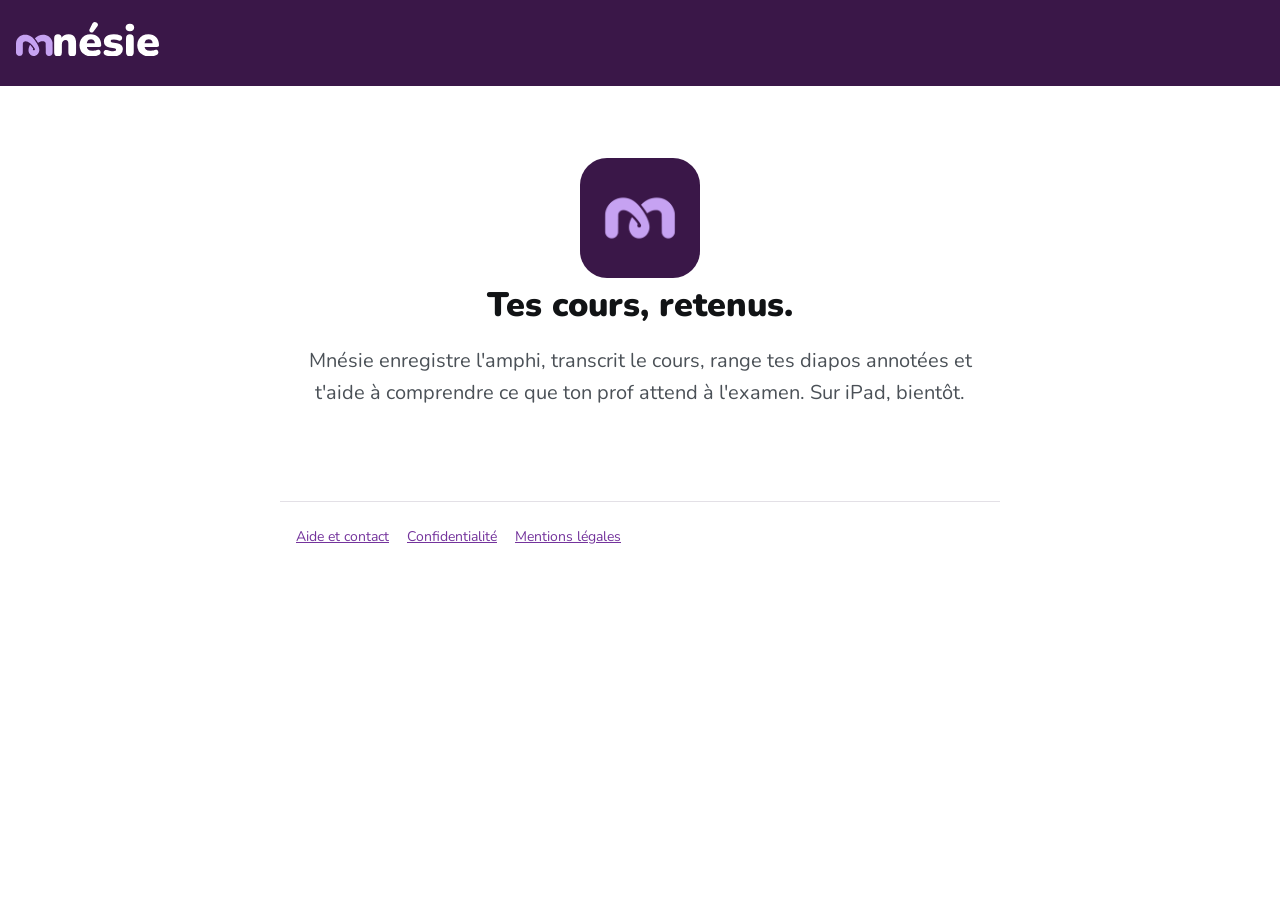
<file: index.html>
<!doctype html>
<html lang="fr">
<head>
<meta charset="utf-8">
<meta name="viewport" content="width=device-width, initial-scale=1">
<title>Mnésie</title>
<meta name="description" content="Mnésie, l'app d'étude sur iPad pour les étudiants en médecine : tes cours enregistrés, transcrits et annotés, et ce que ton prof attend à l'examen.">
<link rel="icon" href="/icone.png">
<link rel="apple-touch-icon" href="/icone.png">
<link rel="stylesheet" href="/style.css">
</head>
<body>
<header class="bandeau"><a href="/" aria-label="Mnésie, accueil"><img src="/logotype-clair.svg" alt="mnésie"></a></header>
<main class="accueil">
<img class="icone" src="/icone.png" alt="">
<h1>Tes cours, retenus.</h1>
<p>Mnésie enregistre l'amphi, transcrit le cours, range tes diapos annotées et t'aide à comprendre ce que ton prof attend à l'examen. Sur iPad, bientôt.</p>
</main>
<footer><a href="/aide/">Aide et contact</a><a href="/confidentialite/">Confidentialité</a><a href="/mentions-legales/">Mentions légales</a></footer>
</body>
</html>
</file>
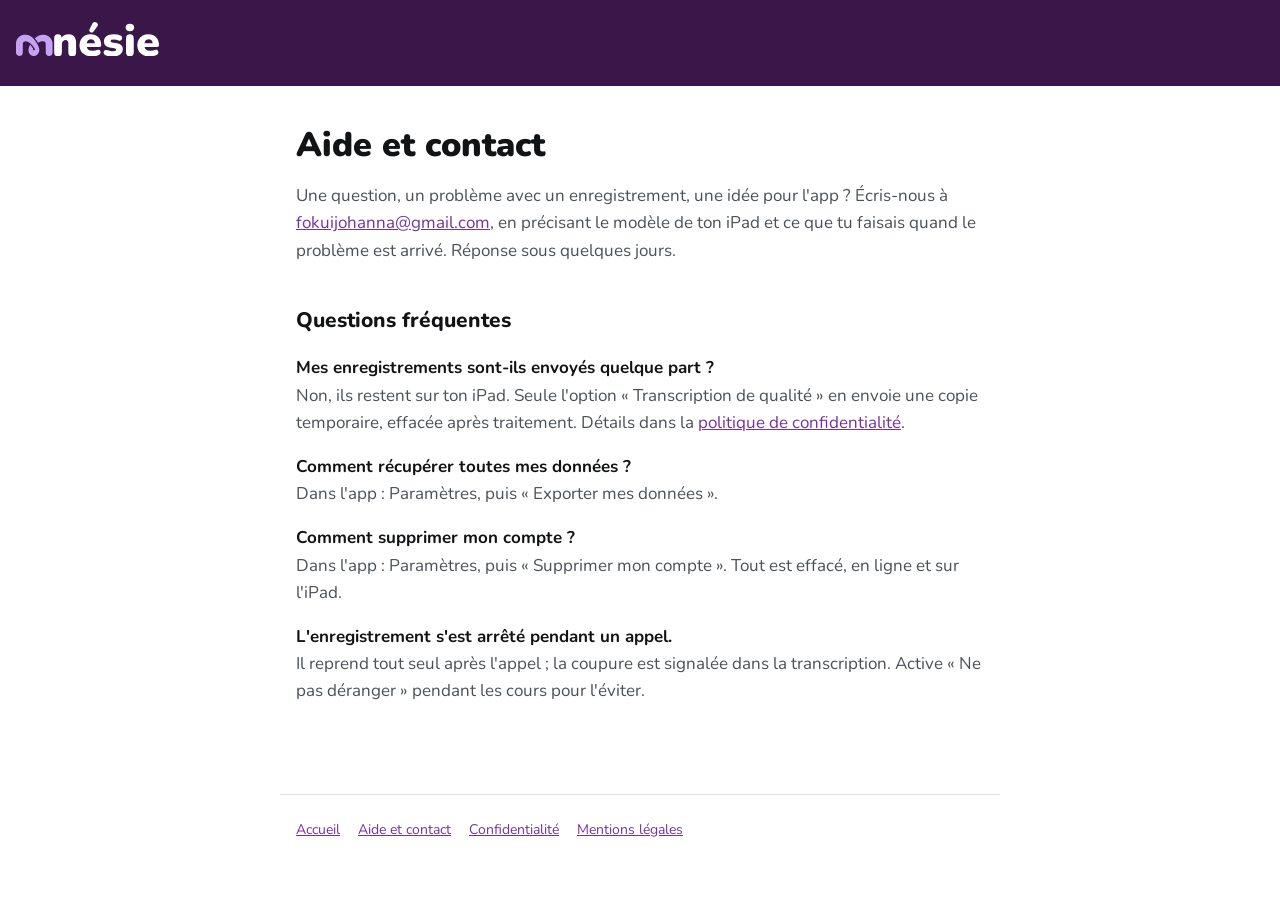
<file: aide/index.html>
<!doctype html>
<html lang="fr">
<head>
<meta charset="utf-8">
<meta name="viewport" content="width=device-width, initial-scale=1">
<title>Aide et contact · Mnésie</title>
<meta name="description" content="Une question sur Mnésie, un problème, une idée : comment nous joindre.">
<link rel="icon" href="/icone.png">
<link rel="stylesheet" href="/style.css">
</head>
<body>
<header class="bandeau"><a href="/" aria-label="Mnésie, accueil"><img src="/logotype-clair.svg" alt="mnésie"></a></header>
<main>
<h1>Aide et contact</h1>
<p>Une question, un problème avec un enregistrement, une idée pour l'app ? Écris-nous à <a href="mailto:fokuijohanna@gmail.com">fokuijohanna@gmail.com</a>, en précisant le modèle de ton iPad et ce que tu faisais quand le problème est arrivé. Réponse sous quelques jours.</p>

<h2>Questions fréquentes</h2>
<p><strong>Mes enregistrements sont-ils envoyés quelque part ?</strong><br>Non, ils restent sur ton iPad. Seule l'option « Transcription de qualité » en envoie une copie temporaire, effacée après traitement. Détails dans la <a href="/confidentialite/">politique de confidentialité</a>.</p>
<p><strong>Comment récupérer toutes mes données ?</strong><br>Dans l'app : Paramètres, puis « Exporter mes données ».</p>
<p><strong>Comment supprimer mon compte ?</strong><br>Dans l'app : Paramètres, puis « Supprimer mon compte ». Tout est effacé, en ligne et sur l'iPad.</p>
<p><strong>L'enregistrement s'est arrêté pendant un appel.</strong><br>Il reprend tout seul après l'appel ; la coupure est signalée dans la transcription. Active « Ne pas déranger » pendant les cours pour l'éviter.</p>
</main>
<footer><a href="/">Accueil</a><a href="/aide/">Aide et contact</a><a href="/confidentialite/">Confidentialité</a><a href="/mentions-legales/">Mentions légales</a></footer>
</body>
</html>
</file>
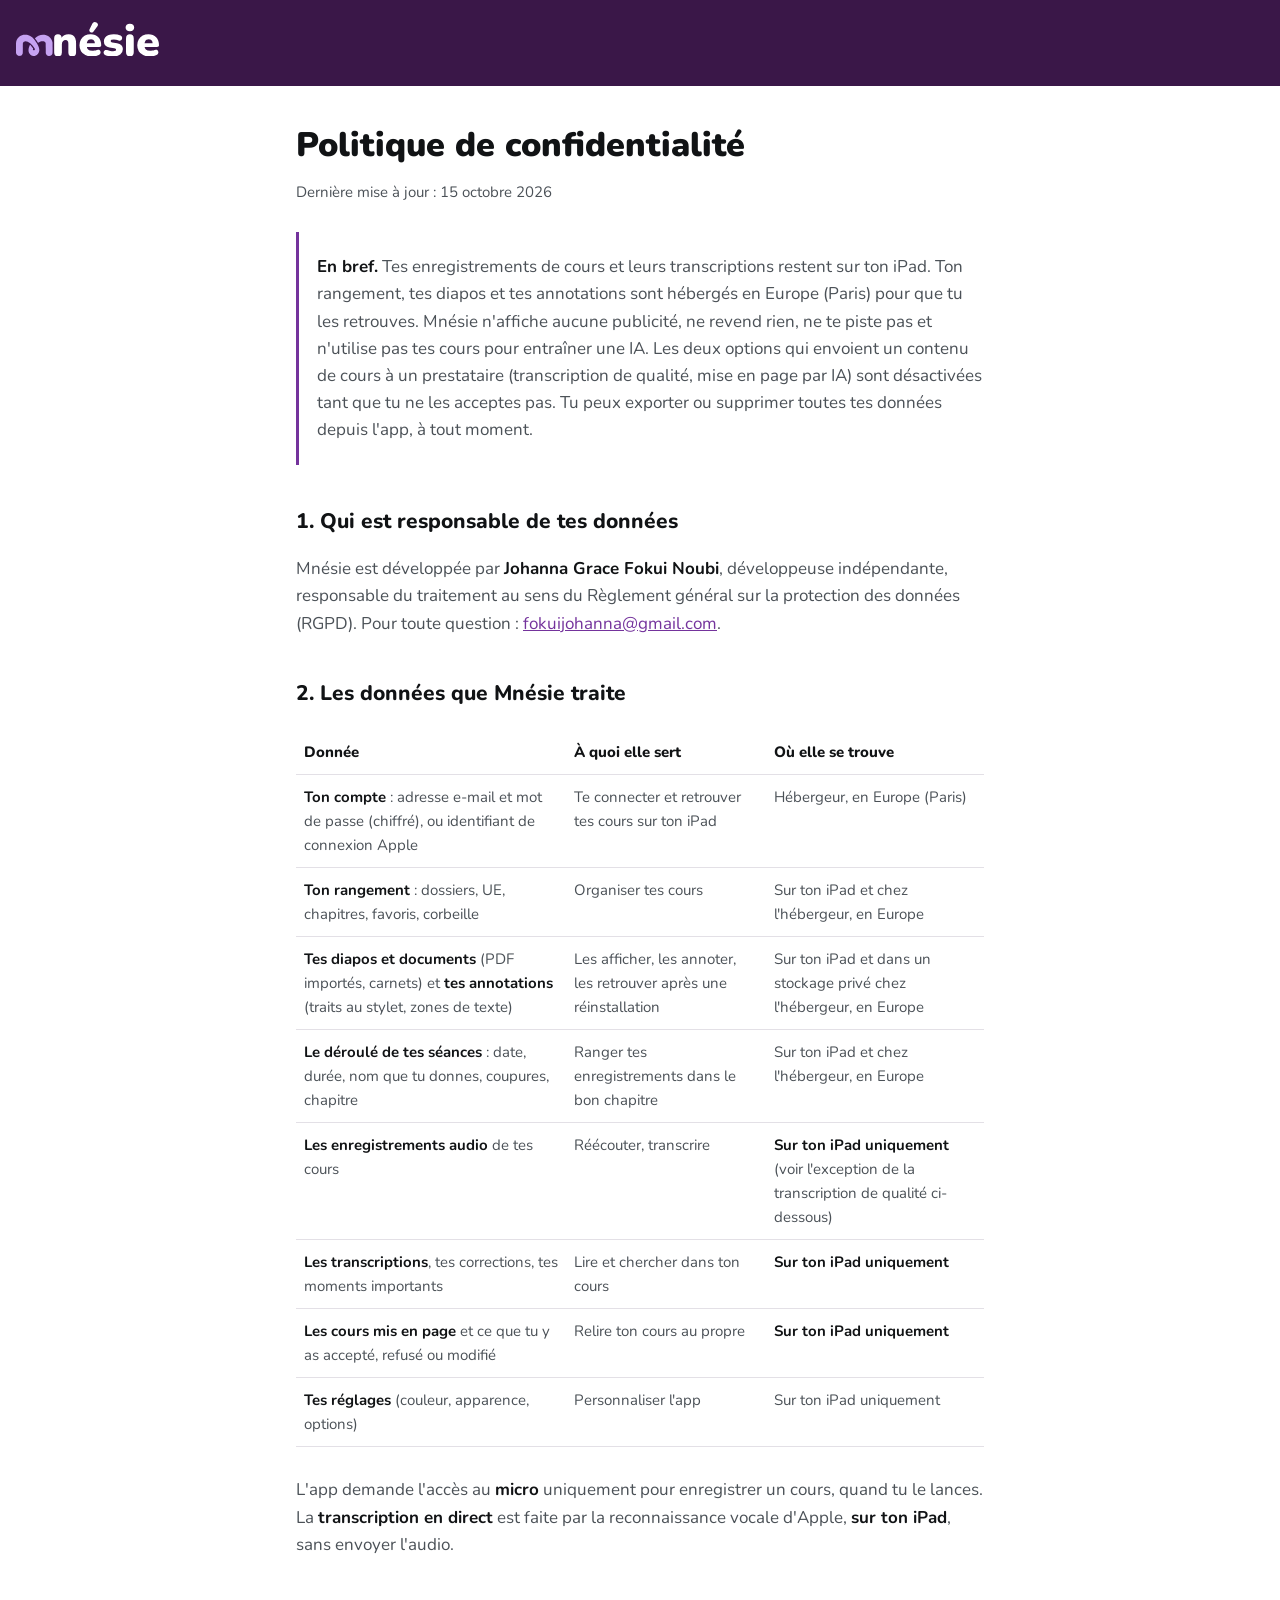
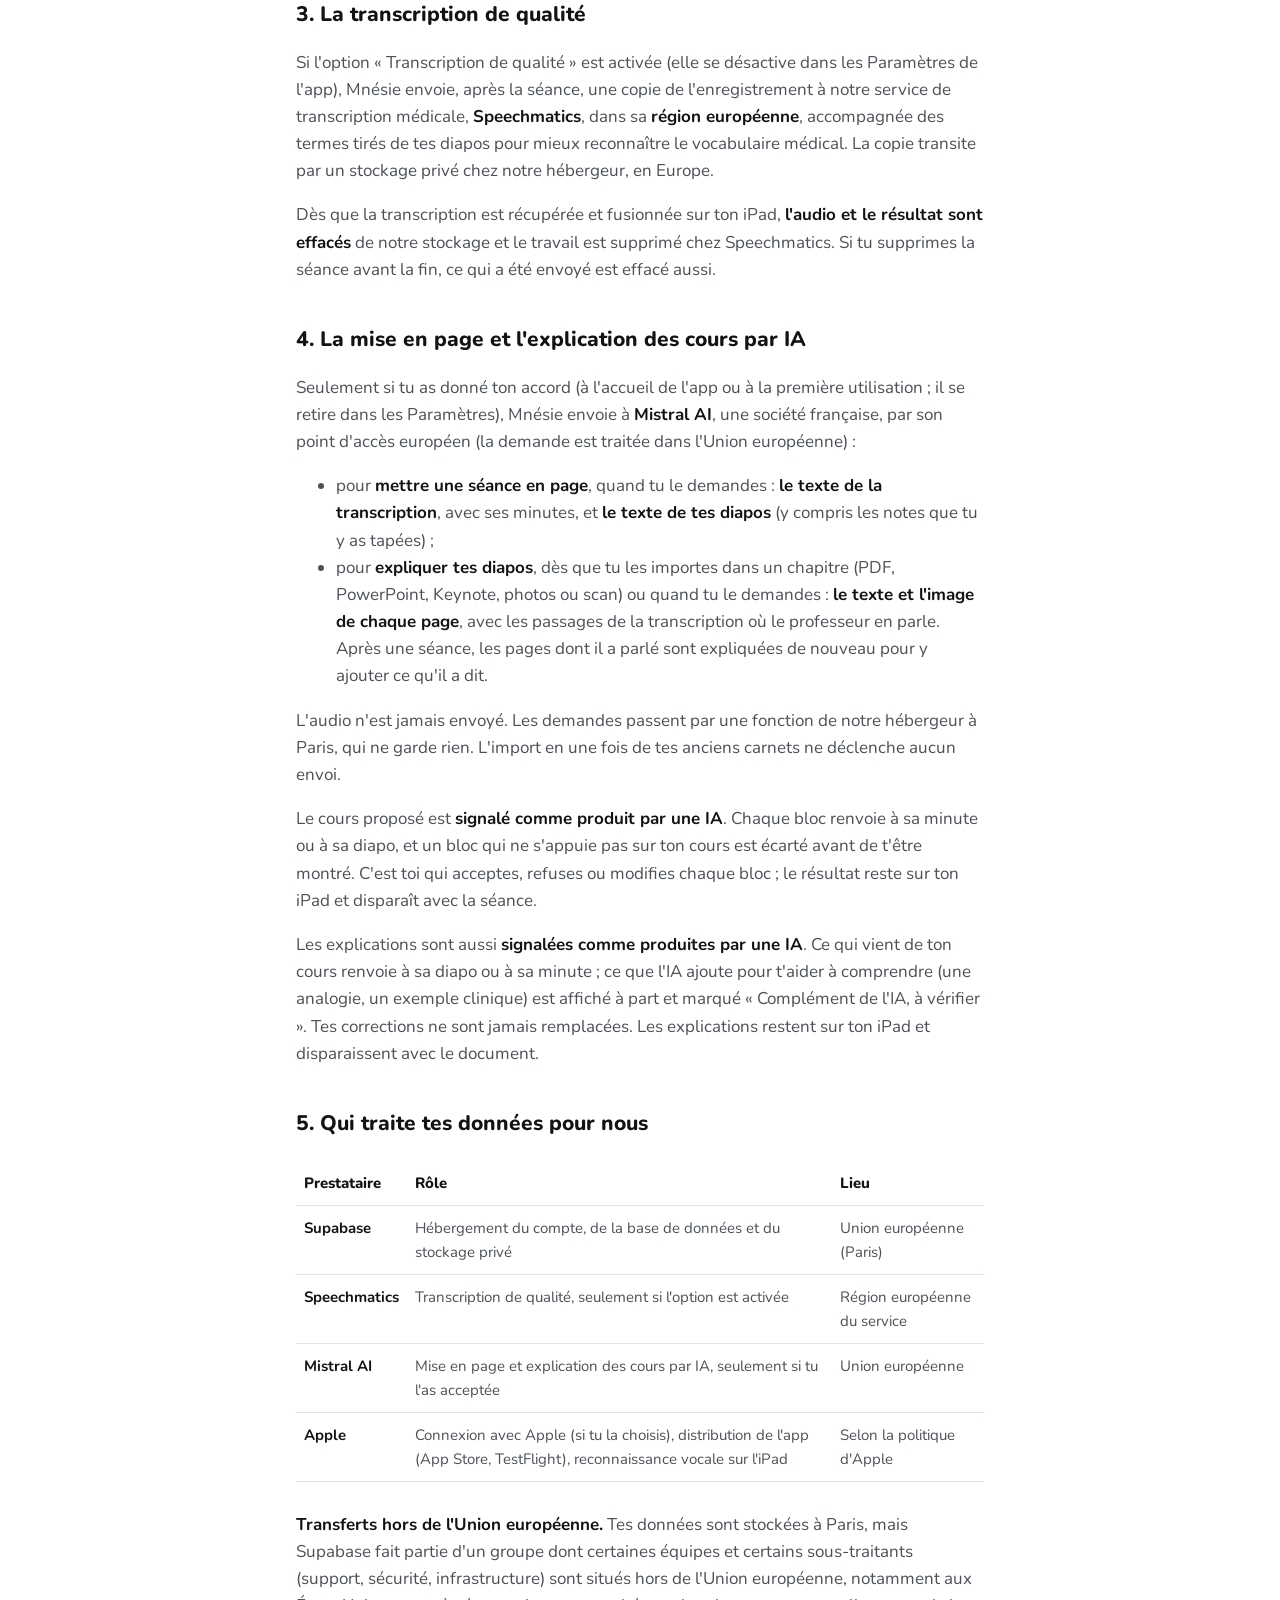
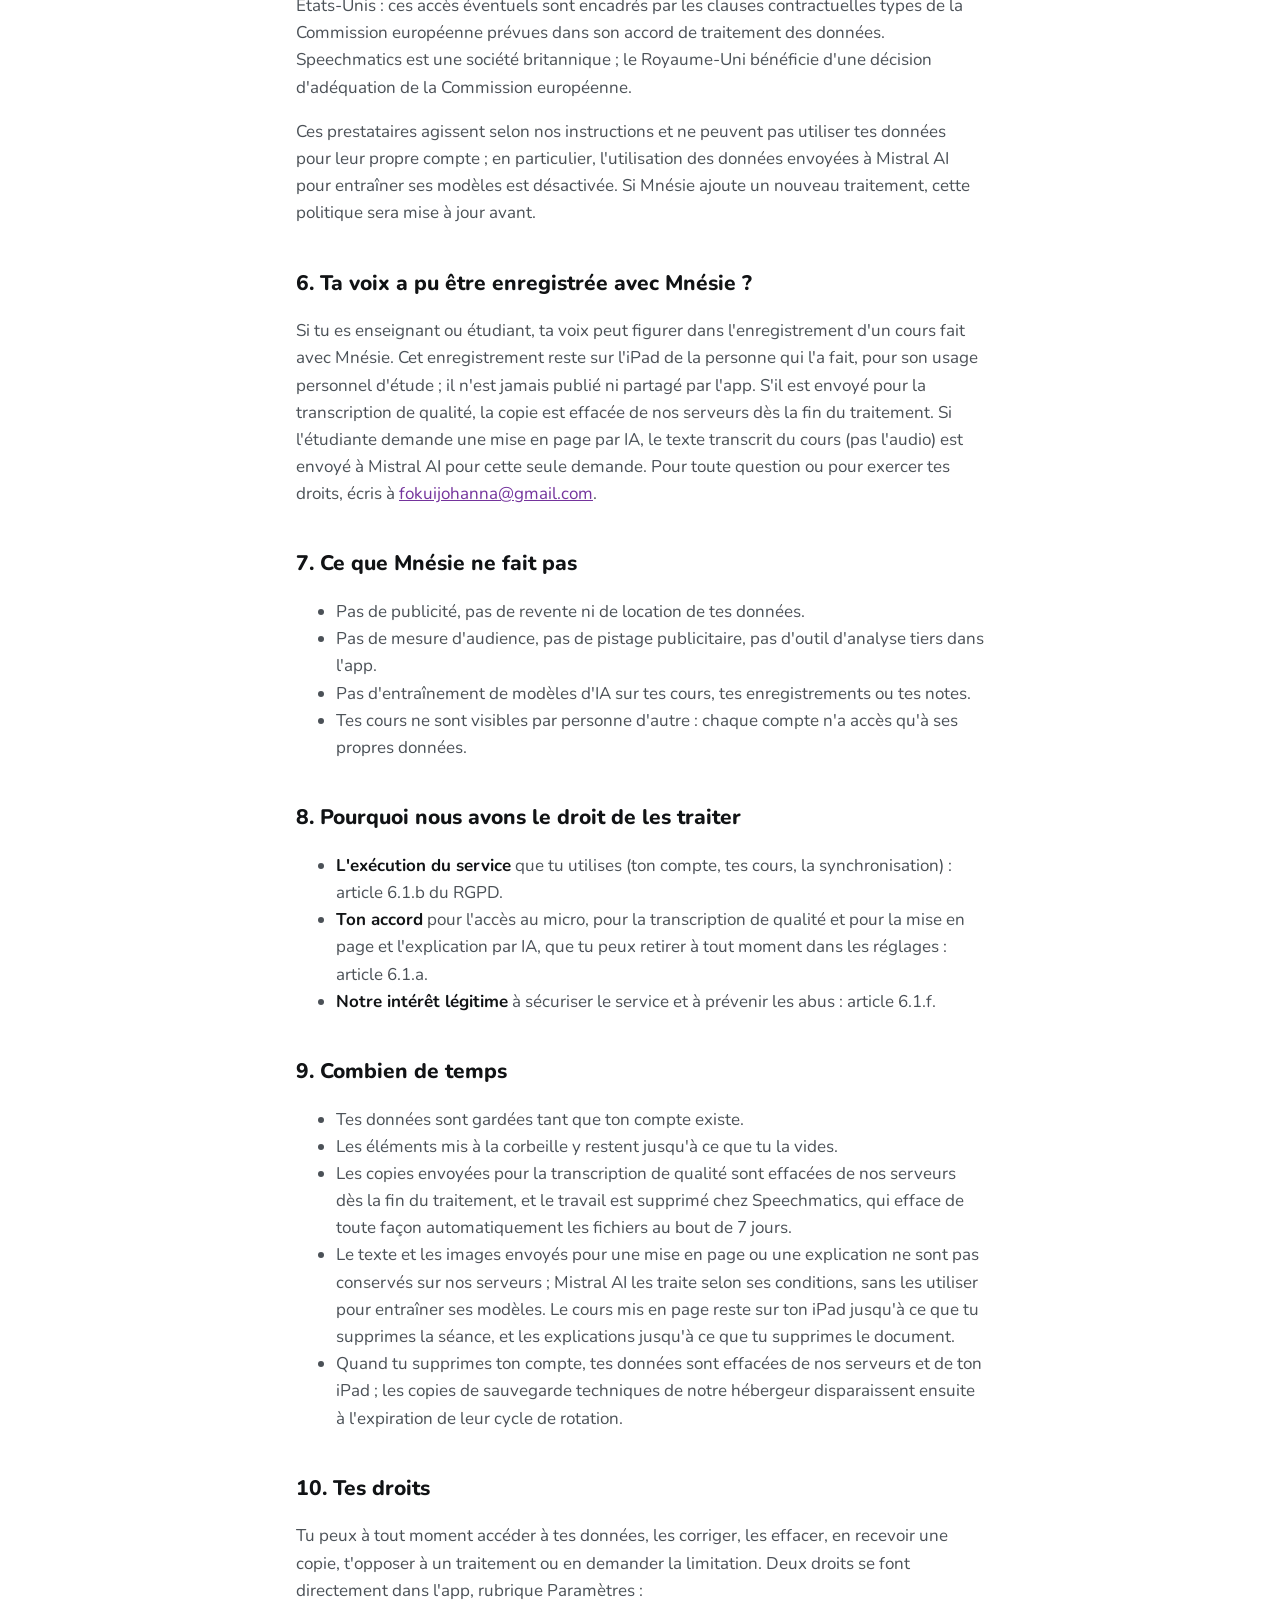
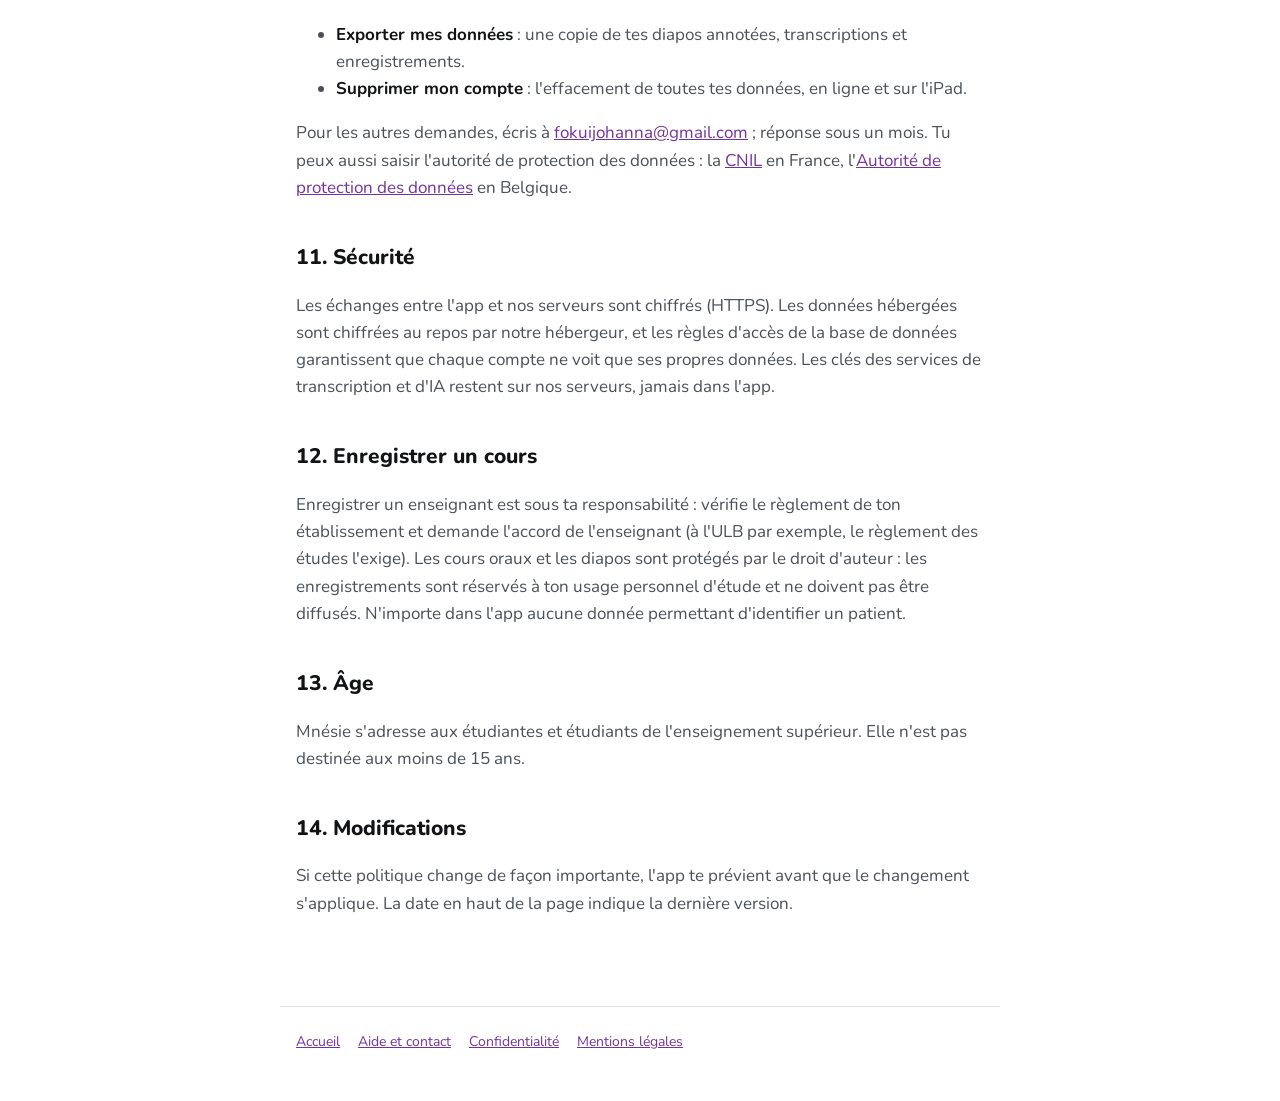
<file: confidentialite/index.html>
<!doctype html>
<html lang="fr">
<head>
<meta charset="utf-8">
<meta name="viewport" content="width=device-width, initial-scale=1">
<title>Politique de confidentialité · Mnésie</title>
<meta name="description" content="Comment Mnésie, l'app d'étude sur iPad, traite tes données : ce qui reste sur ton iPad, ce qui est hébergé en Europe, et tes droits.">
<link rel="icon" href="/icone.png">
<link rel="stylesheet" href="/style.css">
</head>
<body>
<header class="bandeau"><a href="/" aria-label="Mnésie, accueil"><img src="/logotype-clair.svg" alt="mnésie"></a></header>
<main>
<h1>Politique de confidentialité</h1>
<p class="date">Dernière mise à jour : 15 octobre 2026</p>

<div class="bref">
<p><strong>En bref.</strong> Tes enregistrements de cours et leurs transcriptions restent sur ton iPad. Ton rangement, tes diapos et tes annotations sont hébergés en Europe (Paris) pour que tu les retrouves. Mnésie n'affiche aucune publicité, ne revend rien, ne te piste pas et n'utilise pas tes cours pour entraîner une IA. Les deux options qui envoient un contenu de cours à un prestataire (transcription de qualité, mise en page par IA) sont désactivées tant que tu ne les acceptes pas. Tu peux exporter ou supprimer toutes tes données depuis l'app, à tout moment.</p>
</div>

<h2>1. Qui est responsable de tes données</h2>
<p>Mnésie est développée par <strong>Johanna Grace Fokui Noubi</strong>, développeuse indépendante, responsable du traitement au sens du Règlement général sur la protection des données (RGPD). Pour toute question : <a href="mailto:fokuijohanna@gmail.com">fokuijohanna@gmail.com</a>.</p>

<h2>2. Les données que Mnésie traite</h2>
<div class="tableau">
<table>
<tr><th>Donnée</th><th>À quoi elle sert</th><th>Où elle se trouve</th></tr>
<tr><td><strong>Ton compte</strong> : adresse e-mail et mot de passe (chiffré), ou identifiant de connexion Apple</td><td>Te connecter et retrouver tes cours sur ton iPad</td><td>Hébergeur, en Europe (Paris)</td></tr>
<tr><td><strong>Ton rangement</strong> : dossiers, UE, chapitres, favoris, corbeille</td><td>Organiser tes cours</td><td>Sur ton iPad et chez l'hébergeur, en Europe</td></tr>
<tr><td><strong>Tes diapos et documents</strong> (PDF importés, carnets) et <strong>tes annotations</strong> (traits au stylet, zones de texte)</td><td>Les afficher, les annoter, les retrouver après une réinstallation</td><td>Sur ton iPad et dans un stockage privé chez l'hébergeur, en Europe</td></tr>
<tr><td><strong>Le déroulé de tes séances</strong> : date, durée, nom que tu donnes, coupures, chapitre</td><td>Ranger tes enregistrements dans le bon chapitre</td><td>Sur ton iPad et chez l'hébergeur, en Europe</td></tr>
<tr><td><strong>Les enregistrements audio</strong> de tes cours</td><td>Réécouter, transcrire</td><td><strong>Sur ton iPad uniquement</strong> (voir l'exception de la transcription de qualité ci-dessous)</td></tr>
<tr><td><strong>Les transcriptions</strong>, tes corrections, tes moments importants</td><td>Lire et chercher dans ton cours</td><td><strong>Sur ton iPad uniquement</strong></td></tr>
<tr><td><strong>Les cours mis en page</strong> et ce que tu y as accepté, refusé ou modifié</td><td>Relire ton cours au propre</td><td><strong>Sur ton iPad uniquement</strong></td></tr>
<tr><td><strong>Tes réglages</strong> (couleur, apparence, options)</td><td>Personnaliser l'app</td><td>Sur ton iPad uniquement</td></tr>
</table>
</div>
<p>L'app demande l'accès au <strong>micro</strong> uniquement pour enregistrer un cours, quand tu le lances. La <strong>transcription en direct</strong> est faite par la reconnaissance vocale d'Apple, <strong>sur ton iPad</strong>, sans envoyer l'audio.</p>

<h2>3. La transcription de qualité</h2>
<p>Si l'option « Transcription de qualité » est activée (elle se désactive dans les Paramètres de l'app), Mnésie envoie, après la séance, une copie de l'enregistrement à notre service de transcription médicale, <strong>Speechmatics</strong>, dans sa <strong>région européenne</strong>, accompagnée des termes tirés de tes diapos pour mieux reconnaître le vocabulaire médical. La copie transite par un stockage privé chez notre hébergeur, en Europe.</p>
<p>Dès que la transcription est récupérée et fusionnée sur ton iPad, <strong>l'audio et le résultat sont effacés</strong> de notre stockage et le travail est supprimé chez Speechmatics. Si tu supprimes la séance avant la fin, ce qui a été envoyé est effacé aussi.</p>

<h2>4. La mise en page et l'explication des cours par IA</h2>
<p>Seulement si tu as donné ton accord (à l'accueil de l'app ou à la première utilisation ; il se retire dans les Paramètres), Mnésie envoie à <strong>Mistral AI</strong>, une société française, par son point d'accès européen (la demande est traitée dans l'Union européenne) :</p>
<ul>
<li>pour <strong>mettre une séance en page</strong>, quand tu le demandes : <strong>le texte de la transcription</strong>, avec ses minutes, et <strong>le texte de tes diapos</strong> (y compris les notes que tu y as tapées) ;</li>
<li>pour <strong>expliquer tes diapos</strong>, dès que tu les importes dans un chapitre (PDF, PowerPoint, Keynote, photos ou scan) ou quand tu le demandes : <strong>le texte et l'image de chaque page</strong>, avec les passages de la transcription où le professeur en parle. Après une séance, les pages dont il a parlé sont expliquées de nouveau pour y ajouter ce qu'il a dit.</li>
</ul>
<p>L'audio n'est jamais envoyé. Les demandes passent par une fonction de notre hébergeur à Paris, qui ne garde rien. L'import en une fois de tes anciens carnets ne déclenche aucun envoi.</p>
<p>Le cours proposé est <strong>signalé comme produit par une IA</strong>. Chaque bloc renvoie à sa minute ou à sa diapo, et un bloc qui ne s'appuie pas sur ton cours est écarté avant de t'être montré. C'est toi qui acceptes, refuses ou modifies chaque bloc ; le résultat reste sur ton iPad et disparaît avec la séance.</p>
<p>Les explications sont aussi <strong>signalées comme produites par une IA</strong>. Ce qui vient de ton cours renvoie à sa diapo ou à sa minute ; ce que l'IA ajoute pour t'aider à comprendre (une analogie, un exemple clinique) est affiché à part et marqué « Complément de l'IA, à vérifier ». Tes corrections ne sont jamais remplacées. Les explications restent sur ton iPad et disparaissent avec le document.</p>

<h2>5. Qui traite tes données pour nous</h2>
<div class="tableau">
<table>
<tr><th>Prestataire</th><th>Rôle</th><th>Lieu</th></tr>
<tr><td><strong>Supabase</strong></td><td>Hébergement du compte, de la base de données et du stockage privé</td><td>Union européenne (Paris)</td></tr>
<tr><td><strong>Speechmatics</strong></td><td>Transcription de qualité, seulement si l'option est activée</td><td>Région européenne du service</td></tr>
<tr><td><strong>Mistral AI</strong></td><td>Mise en page et explication des cours par IA, seulement si tu l'as acceptée</td><td>Union européenne</td></tr>
<tr><td><strong>Apple</strong></td><td>Connexion avec Apple (si tu la choisis), distribution de l'app (App Store, TestFlight), reconnaissance vocale sur l'iPad</td><td>Selon la politique d'Apple</td></tr>
</table>
</div>
<p><strong>Transferts hors de l'Union européenne.</strong> Tes données sont stockées à Paris, mais Supabase fait partie d'un groupe dont certaines équipes et certains sous-traitants (support, sécurité, infrastructure) sont situés hors de l'Union européenne, notamment aux États-Unis : ces accès éventuels sont encadrés par les clauses contractuelles types de la Commission européenne prévues dans son accord de traitement des données. Speechmatics est une société britannique ; le Royaume-Uni bénéficie d'une décision d'adéquation de la Commission européenne.</p>
<p>Ces prestataires agissent selon nos instructions et ne peuvent pas utiliser tes données pour leur propre compte ; en particulier, l'utilisation des données envoyées à Mistral AI pour entraîner ses modèles est désactivée. Si Mnésie ajoute un nouveau traitement, cette politique sera mise à jour avant.</p>

<h2>6. Ta voix a pu être enregistrée avec Mnésie ?</h2>
<p>Si tu es enseignant ou étudiant, ta voix peut figurer dans l'enregistrement d'un cours fait avec Mnésie. Cet enregistrement reste sur l'iPad de la personne qui l'a fait, pour son usage personnel d'étude ; il n'est jamais publié ni partagé par l'app. S'il est envoyé pour la transcription de qualité, la copie est effacée de nos serveurs dès la fin du traitement. Si l'étudiante demande une mise en page par IA, le texte transcrit du cours (pas l'audio) est envoyé à Mistral AI pour cette seule demande. Pour toute question ou pour exercer tes droits, écris à <a href="mailto:fokuijohanna@gmail.com">fokuijohanna@gmail.com</a>.</p>

<h2>7. Ce que Mnésie ne fait pas</h2>
<ul>
<li>Pas de publicité, pas de revente ni de location de tes données.</li>
<li>Pas de mesure d'audience, pas de pistage publicitaire, pas d'outil d'analyse tiers dans l'app.</li>
<li>Pas d'entraînement de modèles d'IA sur tes cours, tes enregistrements ou tes notes.</li>
<li>Tes cours ne sont visibles par personne d'autre : chaque compte n'a accès qu'à ses propres données.</li>
</ul>

<h2>8. Pourquoi nous avons le droit de les traiter</h2>
<ul>
<li><strong>L'exécution du service</strong> que tu utilises (ton compte, tes cours, la synchronisation) : article 6.1.b du RGPD.</li>
<li><strong>Ton accord</strong> pour l'accès au micro, pour la transcription de qualité et pour la mise en page et l'explication par IA, que tu peux retirer à tout moment dans les réglages : article 6.1.a.</li>
<li><strong>Notre intérêt légitime</strong> à sécuriser le service et à prévenir les abus : article 6.1.f.</li>
</ul>

<h2>9. Combien de temps</h2>
<ul>
<li>Tes données sont gardées tant que ton compte existe.</li>
<li>Les éléments mis à la corbeille y restent jusqu'à ce que tu la vides.</li>
<li>Les copies envoyées pour la transcription de qualité sont effacées de nos serveurs dès la fin du traitement, et le travail est supprimé chez Speechmatics, qui efface de toute façon automatiquement les fichiers au bout de 7 jours.</li>
<li>Le texte et les images envoyés pour une mise en page ou une explication ne sont pas conservés sur nos serveurs ; Mistral AI les traite selon ses conditions, sans les utiliser pour entraîner ses modèles. Le cours mis en page reste sur ton iPad jusqu'à ce que tu supprimes la séance, et les explications jusqu'à ce que tu supprimes le document.</li>
<li>Quand tu supprimes ton compte, tes données sont effacées de nos serveurs et de ton iPad ; les copies de sauvegarde techniques de notre hébergeur disparaissent ensuite à l'expiration de leur cycle de rotation.</li>
</ul>

<h2>10. Tes droits</h2>
<p>Tu peux à tout moment accéder à tes données, les corriger, les effacer, en recevoir une copie, t'opposer à un traitement ou en demander la limitation. Deux droits se font directement dans l'app, rubrique Paramètres :</p>
<ul>
<li><strong>Exporter mes données</strong> : une copie de tes diapos annotées, transcriptions et enregistrements.</li>
<li><strong>Supprimer mon compte</strong> : l'effacement de toutes tes données, en ligne et sur l'iPad.</li>
</ul>
<p>Pour les autres demandes, écris à <a href="mailto:fokuijohanna@gmail.com">fokuijohanna@gmail.com</a> ; réponse sous un mois. Tu peux aussi saisir l'autorité de protection des données : la <a href="https://www.cnil.fr/fr/plaintes">CNIL</a> en France, l'<a href="https://www.autoriteprotectiondonnees.be">Autorité de protection des données</a> en Belgique.</p>

<h2>11. Sécurité</h2>
<p>Les échanges entre l'app et nos serveurs sont chiffrés (HTTPS). Les données hébergées sont chiffrées au repos par notre hébergeur, et les règles d'accès de la base de données garantissent que chaque compte ne voit que ses propres données. Les clés des services de transcription et d'IA restent sur nos serveurs, jamais dans l'app.</p>

<h2>12. Enregistrer un cours</h2>
<p>Enregistrer un enseignant est sous ta responsabilité : vérifie le règlement de ton établissement et demande l'accord de l'enseignant (à l'ULB par exemple, le règlement des études l'exige). Les cours oraux et les diapos sont protégés par le droit d'auteur : les enregistrements sont réservés à ton usage personnel d'étude et ne doivent pas être diffusés. N'importe dans l'app aucune donnée permettant d'identifier un patient.</p>

<h2>13. Âge</h2>
<p>Mnésie s'adresse aux étudiantes et étudiants de l'enseignement supérieur. Elle n'est pas destinée aux moins de 15 ans.</p>

<h2>14. Modifications</h2>
<p>Si cette politique change de façon importante, l'app te prévient avant que le changement s'applique. La date en haut de la page indique la dernière version.</p>
</main>
<footer><a href="/">Accueil</a><a href="/aide/">Aide et contact</a><a href="/confidentialite/">Confidentialité</a><a href="/mentions-legales/">Mentions légales</a></footer>
</body>
</html>
</file>
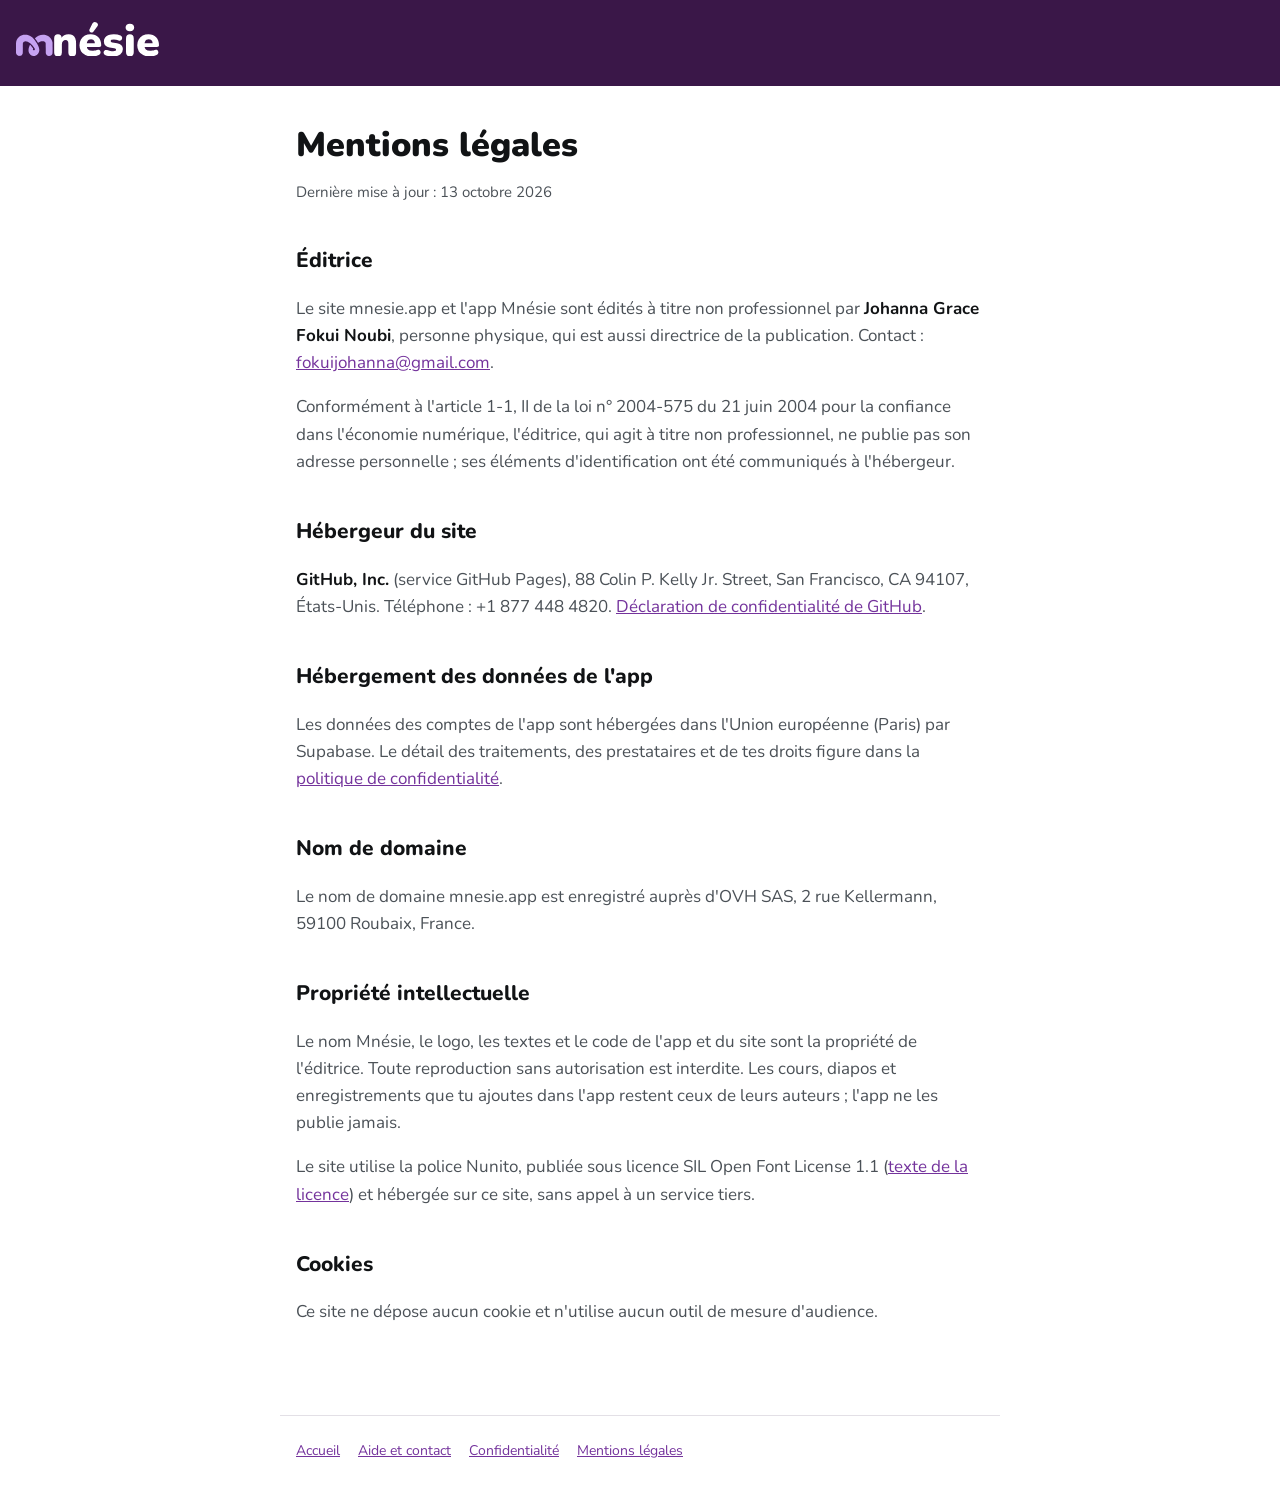
<file: mentions-legales/index.html>
<!doctype html>
<html lang="fr">
<head>
<meta charset="utf-8">
<meta name="viewport" content="width=device-width, initial-scale=1">
<title>Mentions légales · Mnésie</title>
<meta name="description" content="Mentions légales du site mnesie.app et de l'app Mnésie : éditrice, hébergeur, propriété intellectuelle.">
<link rel="icon" href="/icone.png">
<link rel="stylesheet" href="/style.css">
</head>
<body>
<header class="bandeau"><a href="/" aria-label="Mnésie, accueil"><img src="/logotype-clair.svg" alt="mnésie"></a></header>
<main>
<h1>Mentions légales</h1>
<p class="date">Dernière mise à jour : 13 octobre 2026</p>

<h2>Éditrice</h2>
<p>Le site mnesie.app et l'app Mnésie sont édités à titre non professionnel par <strong>Johanna Grace Fokui Noubi</strong>, personne physique, qui est aussi directrice de la publication. Contact : <a href="mailto:fokuijohanna@gmail.com">fokuijohanna@gmail.com</a>.</p>
<p>Conformément à l'article 1-1, II de la loi n° 2004-575 du 21 juin 2004 pour la confiance dans l'économie numérique, l'éditrice, qui agit à titre non professionnel, ne publie pas son adresse personnelle ; ses éléments d'identification ont été communiqués à l'hébergeur.</p>

<h2>Hébergeur du site</h2>
<p><strong>GitHub, Inc.</strong> (service GitHub Pages), 88 Colin P. Kelly Jr. Street, San Francisco, CA 94107, États-Unis. Téléphone : +1 877 448 4820. <a href="https://docs.github.com/fr/site-policy/privacy-policies/github-general-privacy-statement">Déclaration de confidentialité de GitHub</a>.</p>

<h2>Hébergement des données de l'app</h2>
<p>Les données des comptes de l'app sont hébergées dans l'Union européenne (Paris) par Supabase. Le détail des traitements, des prestataires et de tes droits figure dans la <a href="/confidentialite/">politique de confidentialité</a>.</p>

<h2>Nom de domaine</h2>
<p>Le nom de domaine mnesie.app est enregistré auprès d'OVH SAS, 2 rue Kellermann, 59100 Roubaix, France.</p>

<h2>Propriété intellectuelle</h2>
<p>Le nom Mnésie, le logo, les textes et le code de l'app et du site sont la propriété de l'éditrice. Toute reproduction sans autorisation est interdite. Les cours, diapos et enregistrements que tu ajoutes dans l'app restent ceux de leurs auteurs ; l'app ne les publie jamais.</p>
<p>Le site utilise la police Nunito, publiée sous licence SIL Open Font License 1.1 (<a href="/polices/OFL.txt">texte de la licence</a>) et hébergée sur ce site, sans appel à un service tiers.</p>

<h2>Cookies</h2>
<p>Ce site ne dépose aucun cookie et n'utilise aucun outil de mesure d'audience.</p>
</main>
<footer><a href="/">Accueil</a><a href="/aide/">Aide et contact</a><a href="/confidentialite/">Confidentialité</a><a href="/mentions-legales/">Mentions légales</a></footer>
</body>
</html>
</file>
<file: style.css>
@font-face {
  font-family: "Nunito";
  src: url("/polices/nunito.woff2") format("woff2");
  font-weight: 200 1000;
  font-display: swap;
}
:root {
  --encre: #111315;
  --encre2: #4b5157;
  --filet: #e3e0e6;
  --fond: #ffffff;
  --accent: #74339c;
  --aubergine: #3a1748;
  --lilas: #c6a2f2;
}
@media (prefers-color-scheme: dark) {
  :root {
    --encre: #eceef0;
    --encre2: #b0b6bc;
    --filet: #2a2430;
    --fond: #121416;
    --accent: #c6a2f2;
  }
}
* { box-sizing: border-box; }
body {
  margin: 0;
  background: var(--fond);
  color: var(--encre);
  font-family: "Nunito", system-ui, -apple-system, sans-serif;
  font-size: 17px;
  line-height: 1.6;
  -webkit-font-smoothing: antialiased;
}
.bandeau { background: var(--aubergine); padding: 22px 16px; }
.bandeau a { display: inline-block; }
.bandeau img { height: 34px; display: block; }
main { max-width: 720px; margin: 0 auto; padding: 40px 16px 72px; }
h1 { font-size: 34px; line-height: 1.15; font-weight: 900; margin: 0 0 8px; }
h2 { font-size: 21px; font-weight: 800; margin: 40px 0 8px; }
p, li { color: var(--encre2); }
strong { color: var(--encre); }
a { color: var(--accent); }
.date { font-size: 15px; margin-bottom: 28px; }
.bref { border-left: 3px solid var(--accent); padding: 4px 0 4px 18px; margin: 28px 0; }
table { width: 100%; border-collapse: collapse; font-size: 15px; margin: 12px 0; }
th, td { text-align: left; vertical-align: top; padding: 10px 8px; border-bottom: 1px solid var(--filet); }
th { color: var(--encre); font-weight: 800; }
td { color: var(--encre2); }
.tableau { overflow-x: auto; }
footer { max-width: 720px; margin: 0 auto; padding: 24px 16px 48px; border-top: 1px solid var(--filet); font-size: 14px; color: var(--encre2); }
footer a { margin-right: 18px; }
.accueil { text-align: center; padding-top: 72px; }
.accueil img.icone { width: 120px; height: 120px; border-radius: 27px; }
.accueil p { font-size: 20px; }
</file>
